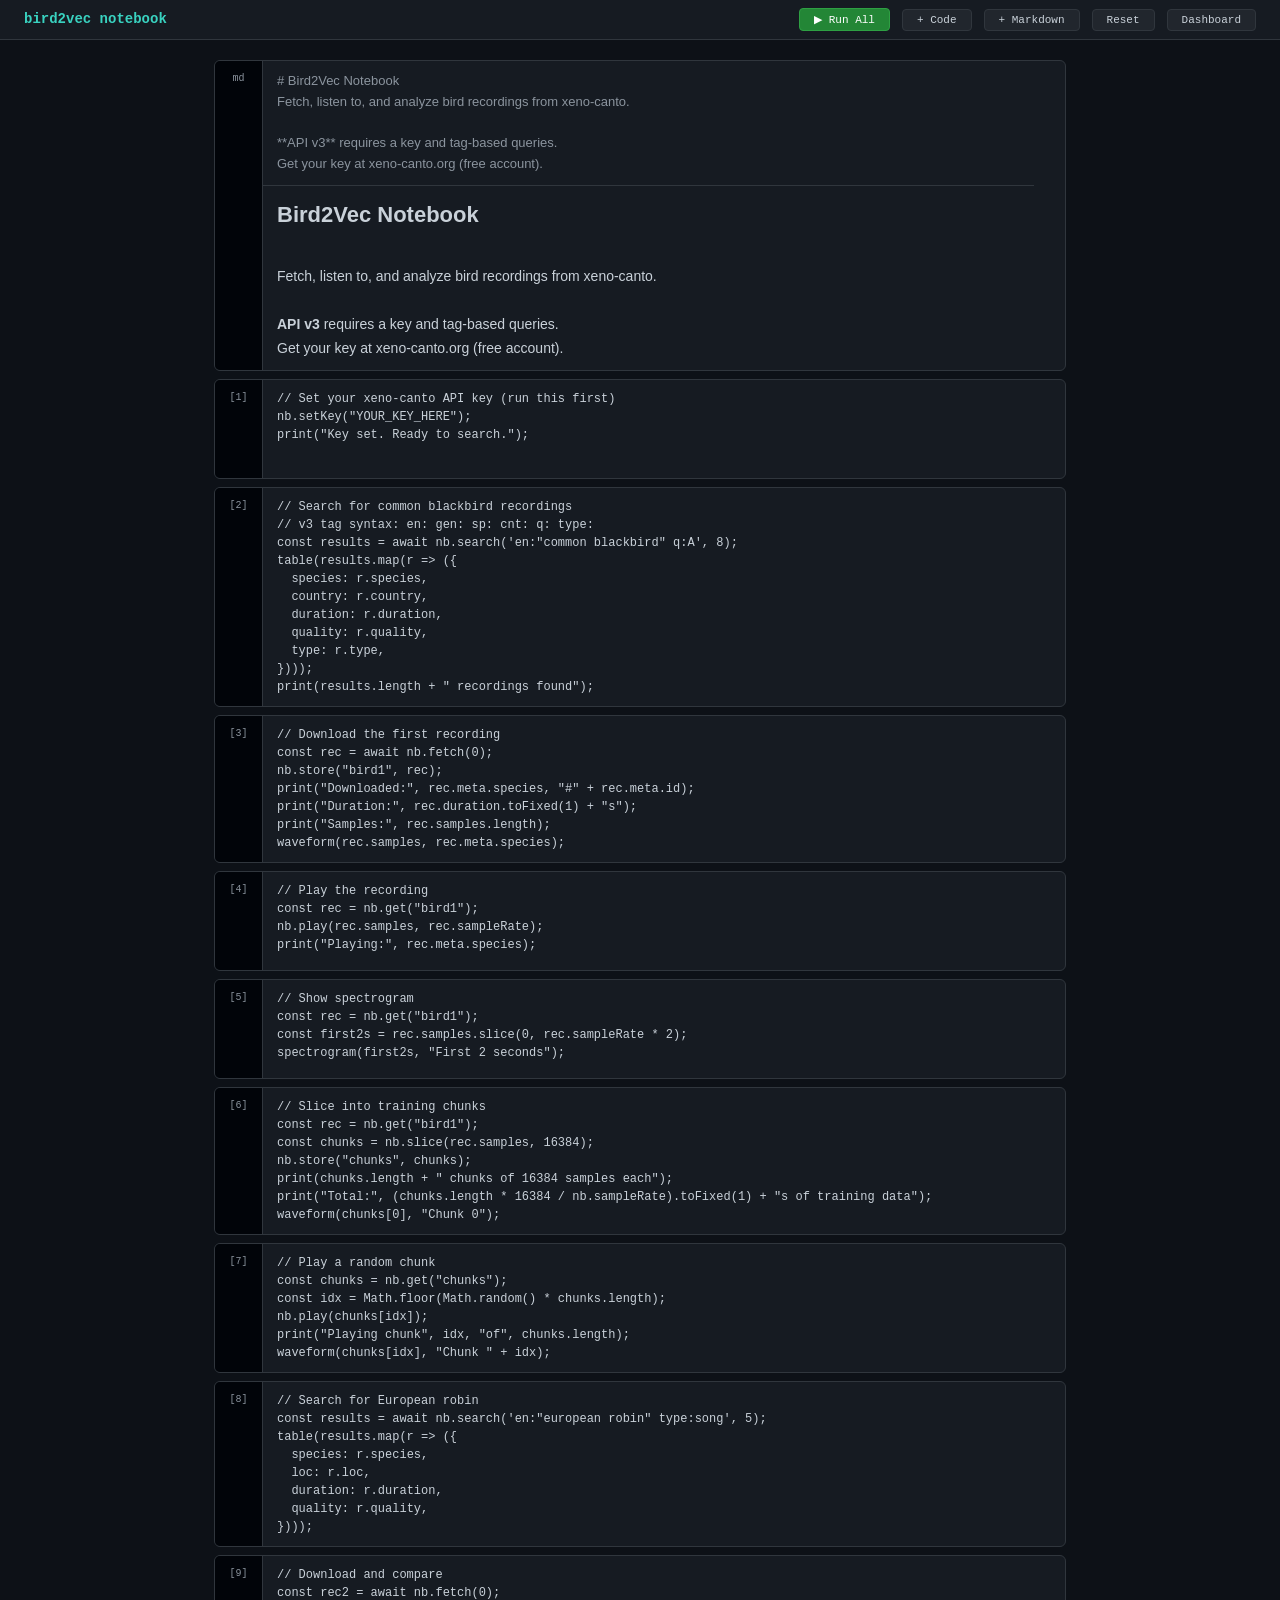
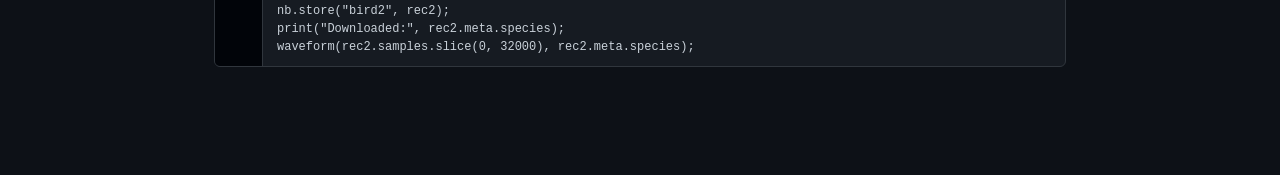
<file: notebook.html>
<!DOCTYPE html>
<html lang="en">
<head>
  <meta charset="UTF-8">
  <meta name="viewport" content="width=device-width, initial-scale=1.0">
  <title>bird2vec notebook</title>
  <style>
*,*::before,*::after{box-sizing:border-box;margin:0;padding:0}
:root {
  --bg: #0d1117;
  --bg-alt: #161b22;
  --bg-inset: #010409;
  --border: #30363d;
  --text: #c9d1d9;
  --text-muted: #8b949e;
  --blue: #58a6ff;
  --green: #3fb950;
  --red: #f85149;
  --orange: #f0883e;
  --cyan: #39d2c0;
  --purple: #bc8cff;
  --font: 'SF Mono', Consolas, 'Liberation Mono', Menlo, monospace;
  --font-sans: -apple-system, BlinkMacSystemFont, 'Segoe UI', sans-serif;
}
html, body {
  height: 100%;
  background: var(--bg);
  color: var(--text);
  font: 13px/1.6 var(--font);
}

/* Toolbar */
.nb-toolbar {
  position: sticky;
  top: 0;
  z-index: 20;
  background: var(--bg-alt);
  border-bottom: 1px solid var(--border);
  padding: 8px 24px;
  display: flex;
  align-items: center;
  gap: 12px;
}
.nb-toolbar h1 {
  font-size: 14px;
  font-weight: 600;
  color: var(--cyan);
  margin-right: auto;
}
.nb-toolbar-btn {
  background: #21262d;
  border: 1px solid var(--border);
  color: var(--text);
  padding: 4px 14px;
  border-radius: 4px;
  cursor: pointer;
  font: 11px var(--font);
}
.nb-toolbar-btn:hover { background: #30363d; }
.nb-toolbar-btn.primary {
  background: #238636;
  border-color: #2ea043;
  color: #fff;
}
.nb-toolbar-btn.primary:hover { background: #2ea043; }

/* Notebook container */
#notebook {
  max-width: 900px;
  margin: 0 auto;
  padding: 20px 24px 100px;
}

/* Cell */
.nb-cell {
  display: flex;
  gap: 0;
  margin-bottom: 8px;
  border: 1px solid var(--border);
  border-radius: 6px;
  overflow: hidden;
  background: var(--bg-alt);
  position: relative;
}
.nb-cell:focus-within {
  border-color: var(--blue);
}
.nb-cell.nb-running { border-color: var(--orange); }
.nb-cell.nb-error { border-color: var(--red); }
.nb-cell.nb-done { border-color: var(--border); }

/* Gutter */
.nb-gutter {
  width: 48px;
  min-width: 48px;
  background: var(--bg-inset);
  display: flex;
  align-items: flex-start;
  justify-content: center;
  padding-top: 10px;
  border-right: 1px solid var(--border);
}
.nb-idx {
  font-size: 10px;
  color: var(--text-muted);
}
.nb-running .nb-idx { color: var(--orange); }
.nb-done .nb-idx { color: var(--green); }
.nb-error .nb-idx { color: var(--red); }

/* Body */
.nb-body {
  flex: 1;
  min-width: 0;
  display: flex;
  flex-direction: column;
}

/* Source editor */
.nb-source {
  width: 100%;
  padding: 10px 14px;
  background: transparent;
  border: none;
  color: var(--text);
  font: 12px/1.5 var(--font);
  resize: none;
  outline: none;
  overflow: hidden;
}
.nb-cell-markdown .nb-source {
  font: 13px/1.6 var(--font-sans);
  color: var(--text-muted);
}

/* Output area */
.nb-output {
  border-top: 1px solid var(--border);
}
.nb-output:empty { display: none; border: none; }

.nb-text {
  padding: 8px 14px;
  font: 12px/1.5 var(--font);
  color: var(--text);
  white-space: pre-wrap;
  word-break: break-word;
}

.nb-error {
  padding: 8px 14px;
  font: 12px/1.5 var(--font);
  color: var(--red);
  background: rgba(248,81,73,0.08);
}

.nb-html {
  padding: 8px 14px;
}

.nb-markdown {
  padding: 10px 14px;
  font: 14px/1.7 var(--font-sans);
  color: var(--text);
}
.nb-markdown h1 { font-size: 22px; margin-bottom: 8px; color: var(--text); }
.nb-markdown h2 { font-size: 17px; margin-bottom: 6px; color: var(--text); }
.nb-markdown h3 { font-size: 14px; margin-bottom: 4px; color: var(--text); }
.nb-markdown code {
  background: var(--bg-inset);
  padding: 1px 5px;
  border-radius: 3px;
  font: 12px var(--font);
  color: var(--cyan);
}

/* Tables */
.nb-table {
  width: 100%;
  border-collapse: collapse;
  font: 11px var(--font);
}
.nb-table th {
  text-align: left;
  padding: 4px 10px;
  border-bottom: 2px solid var(--border);
  color: var(--text-muted);
  font-weight: 600;
}
.nb-table td {
  padding: 3px 10px;
  border-bottom: 1px solid var(--border);
  color: var(--text);
  max-width: 200px;
  overflow: hidden;
  text-overflow: ellipsis;
  white-space: nowrap;
}
.nb-table tr:hover td { background: rgba(88,166,255,0.04); }

/* Canvas outputs */
.nb-canvas-wrap {
  position: relative;
  padding: 4px;
}
.nb-canvas-wrap canvas {
  display: block;
  width: 100%;
  border-radius: 4px;
}
.nb-canvas-label {
  position: absolute;
  top: 10px;
  left: 14px;
  font: 11px var(--font);
  color: var(--text-muted);
}
.nb-play-inline {
  position: absolute;
  top: 8px;
  right: 12px;
  background: rgba(35,134,54,0.8);
  border: none;
  color: #fff;
  padding: 2px 10px;
  border-radius: 3px;
  cursor: pointer;
  font: 10px var(--font);
}
.nb-play-inline:hover { background: #2ea043; }

/* Cell toolbar (right side) */
.nb-cell-toolbar {
  display: flex;
  flex-direction: column;
  gap: 2px;
  padding: 4px;
  opacity: 0;
  transition: opacity 0.15s;
  background: var(--bg-inset);
  border-left: 1px solid var(--border);
}
.nb-cell:hover .nb-cell-toolbar { opacity: 1; }

.nb-btn {
  background: none;
  border: none;
  color: var(--text-muted);
  cursor: pointer;
  font: 11px var(--font);
  padding: 2px 4px;
  border-radius: 3px;
  min-width: 22px;
  text-align: center;
}
.nb-btn:hover { background: #30363d; color: var(--text); }
.nb-btn-danger:hover { background: rgba(248,81,73,0.15); color: var(--red); }

/* Scrollbar */
::-webkit-scrollbar { width: 6px; height: 6px; }
::-webkit-scrollbar-track { background: var(--bg); }
::-webkit-scrollbar-thumb { background: var(--border); border-radius: 3px; }
  </style>
</head>
<body>

<div class="nb-toolbar">
  <h1>bird2vec notebook</h1>
  <button class="nb-toolbar-btn primary" id="nb-run-all">▶ Run All</button>
  <button class="nb-toolbar-btn" id="nb-add-code">+ Code</button>
  <button class="nb-toolbar-btn" id="nb-add-md">+ Markdown</button>
  <button class="nb-toolbar-btn" id="nb-reset">Reset</button>
  <a href="index.html" class="nb-toolbar-btn" style="text-decoration:none">Dashboard</a>
</div>

<div id="notebook"></div>

<script type="module">
  import { initNotebook } from './js/notebook/render.js';
  document.addEventListener('DOMContentLoaded', initNotebook);
</script>
</body>
</html>
</file>
